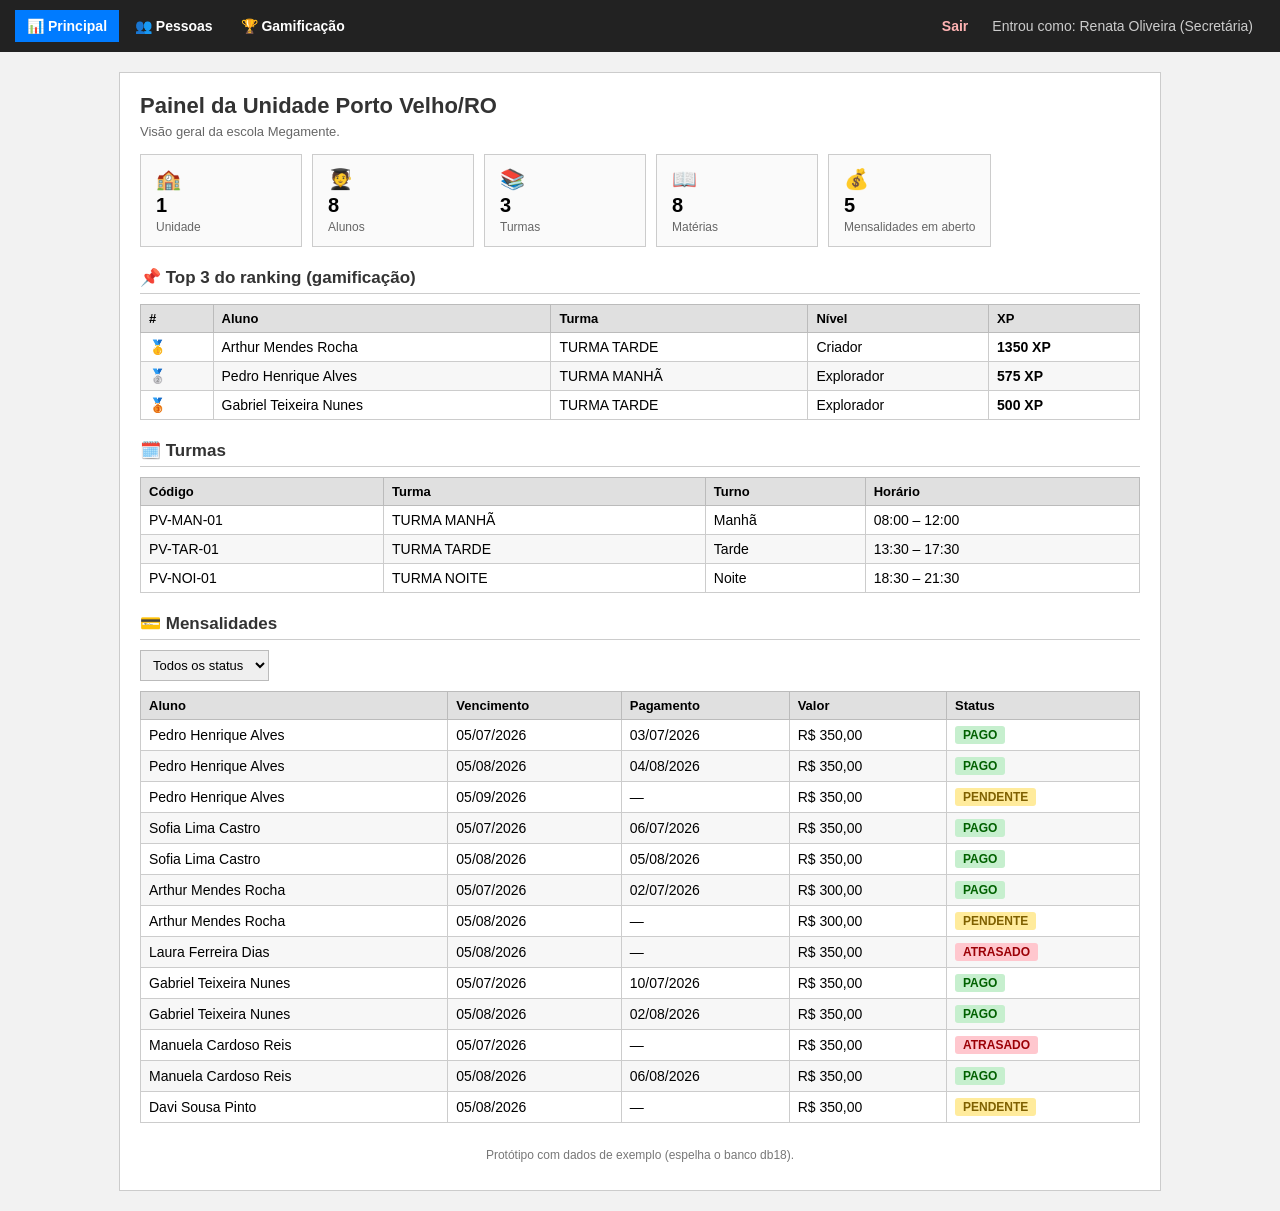
<file: prototipo/index.html>
<!DOCTYPE html>
<html lang="pt-BR">
<head>
    <meta charset="UTF-8">
    <title>Principal - Escola Megamente</title>
    <link rel="stylesheet" href="assets/style.css">
</head>
<body>

<div class="menu">
    <a href="index.html" class="ativo">📊 Principal</a>
    <a href="pessoas.html">👥 Pessoas</a>
    <a href="gamificacao.html">🏆 Gamificação</a>
    <span class="usuario" id="usuarioLogado"></span>
    <span class="usuario"><a href="#" onclick="sair()">Sair</a></span>
</div>

<div class="container">

    <h1>Painel da Unidade Porto Velho/RO</h1>
    <p class="subtitulo">Visão geral da escola Megamente.</p>

    <div class="cards">
        <div class="card">
            <div class="card-icone">🏫</div>
            <div class="card-valor">1</div>
            <div class="card-label">Unidade</div>
        </div>
        <div class="card">
            <div class="card-icone">🧑‍🎓</div>
            <div class="card-valor">8</div>
            <div class="card-label">Alunos</div>
        </div>
        <div class="card">
            <div class="card-icone">📚</div>
            <div class="card-valor">3</div>
            <div class="card-label">Turmas</div>
        </div>
        <div class="card">
            <div class="card-icone">📖</div>
            <div class="card-valor">8</div>
            <div class="card-label">Matérias</div>
        </div>
        <div class="card">
            <div class="card-icone">💰</div>
            <div class="card-valor">5</div>
            <div class="card-label">Mensalidades em aberto</div>
        </div>
    </div>

    <h2>📌 Top 3 do ranking (gamificação)</h2>
    <table>
        <thead><tr><th>#</th><th>Aluno</th><th>Turma</th><th>Nível</th><th>XP</th></tr></thead>
        <tbody>
            <tr><td>🥇</td><td>Arthur Mendes Rocha</td><td>TURMA TARDE</td><td>Criador</td><td><b>1350 XP</b></td></tr>
            <tr><td>🥈</td><td>Pedro Henrique Alves</td><td>TURMA MANHÃ</td><td>Explorador</td><td><b>575 XP</b></td></tr>
            <tr><td>🥉</td><td>Gabriel Teixeira Nunes</td><td>TURMA TARDE</td><td>Explorador</td><td><b>500 XP</b></td></tr>
        </tbody>
    </table>

    <h2>🗓️ Turmas</h2>
    <table>
        <thead><tr><th>Código</th><th>Turma</th><th>Turno</th><th>Horário</th></tr></thead>
        <tbody>
            <tr><td>PV-MAN-01</td><td>TURMA MANHÃ</td><td>Manhã</td><td>08:00 – 12:00</td></tr>
            <tr><td>PV-TAR-01</td><td>TURMA TARDE</td><td>Tarde</td><td>13:30 – 17:30</td></tr>
            <tr><td>PV-NOI-01</td><td>TURMA NOITE</td><td>Noite</td><td>18:30 – 21:30</td></tr>
        </tbody>
    </table>

    <h2>💳 Mensalidades</h2>
    <div class="barra">
        <select id="filtroStatus" onchange="filtrarPagamentos()">
            <option value="">Todos os status</option>
            <option value="PAGO">Pago</option>
            <option value="PENDENTE">Pendente</option>
            <option value="ATRASADO">Atrasado</option>
        </select>
    </div>
    <table>
        <thead><tr><th>Aluno</th><th>Vencimento</th><th>Pagamento</th><th>Valor</th><th>Status</th></tr></thead>
        <tbody id="tbodyPagamentos">
            <tr data-status="PAGO"><td>Pedro Henrique Alves</td><td>05/07/2026</td><td>03/07/2026</td><td>R$ 350,00</td><td><span class="badge badge-pago">PAGO</span></td></tr>
            <tr data-status="PAGO"><td>Pedro Henrique Alves</td><td>05/08/2026</td><td>04/08/2026</td><td>R$ 350,00</td><td><span class="badge badge-pago">PAGO</span></td></tr>
            <tr data-status="PENDENTE"><td>Pedro Henrique Alves</td><td>05/09/2026</td><td>—</td><td>R$ 350,00</td><td><span class="badge badge-pendente">PENDENTE</span></td></tr>
            <tr data-status="PAGO"><td>Sofia Lima Castro</td><td>05/07/2026</td><td>06/07/2026</td><td>R$ 350,00</td><td><span class="badge badge-pago">PAGO</span></td></tr>
            <tr data-status="PAGO"><td>Sofia Lima Castro</td><td>05/08/2026</td><td>05/08/2026</td><td>R$ 350,00</td><td><span class="badge badge-pago">PAGO</span></td></tr>
            <tr data-status="PAGO"><td>Arthur Mendes Rocha</td><td>05/07/2026</td><td>02/07/2026</td><td>R$ 300,00</td><td><span class="badge badge-pago">PAGO</span></td></tr>
            <tr data-status="PENDENTE"><td>Arthur Mendes Rocha</td><td>05/08/2026</td><td>—</td><td>R$ 300,00</td><td><span class="badge badge-pendente">PENDENTE</span></td></tr>
            <tr data-status="ATRASADO"><td>Laura Ferreira Dias</td><td>05/08/2026</td><td>—</td><td>R$ 350,00</td><td><span class="badge badge-atrasado">ATRASADO</span></td></tr>
            <tr data-status="PAGO"><td>Gabriel Teixeira Nunes</td><td>05/07/2026</td><td>10/07/2026</td><td>R$ 350,00</td><td><span class="badge badge-pago">PAGO</span></td></tr>
            <tr data-status="PAGO"><td>Gabriel Teixeira Nunes</td><td>05/08/2026</td><td>02/08/2026</td><td>R$ 350,00</td><td><span class="badge badge-pago">PAGO</span></td></tr>
            <tr data-status="ATRASADO"><td>Manuela Cardoso Reis</td><td>05/07/2026</td><td>—</td><td>R$ 350,00</td><td><span class="badge badge-atrasado">ATRASADO</span></td></tr>
            <tr data-status="PAGO"><td>Manuela Cardoso Reis</td><td>05/08/2026</td><td>06/08/2026</td><td>R$ 350,00</td><td><span class="badge badge-pago">PAGO</span></td></tr>
            <tr data-status="PENDENTE"><td>Davi Sousa Pinto</td><td>05/08/2026</td><td>—</td><td>R$ 350,00</td><td><span class="badge badge-pendente">PENDENTE</span></td></tr>
        </tbody>
    </table>

    <p class="rodape">Protótipo com dados de exemplo (espelha o banco db18).</p>

</div>

<script src="assets/app.js"></script>
</body>
</html>
</file>
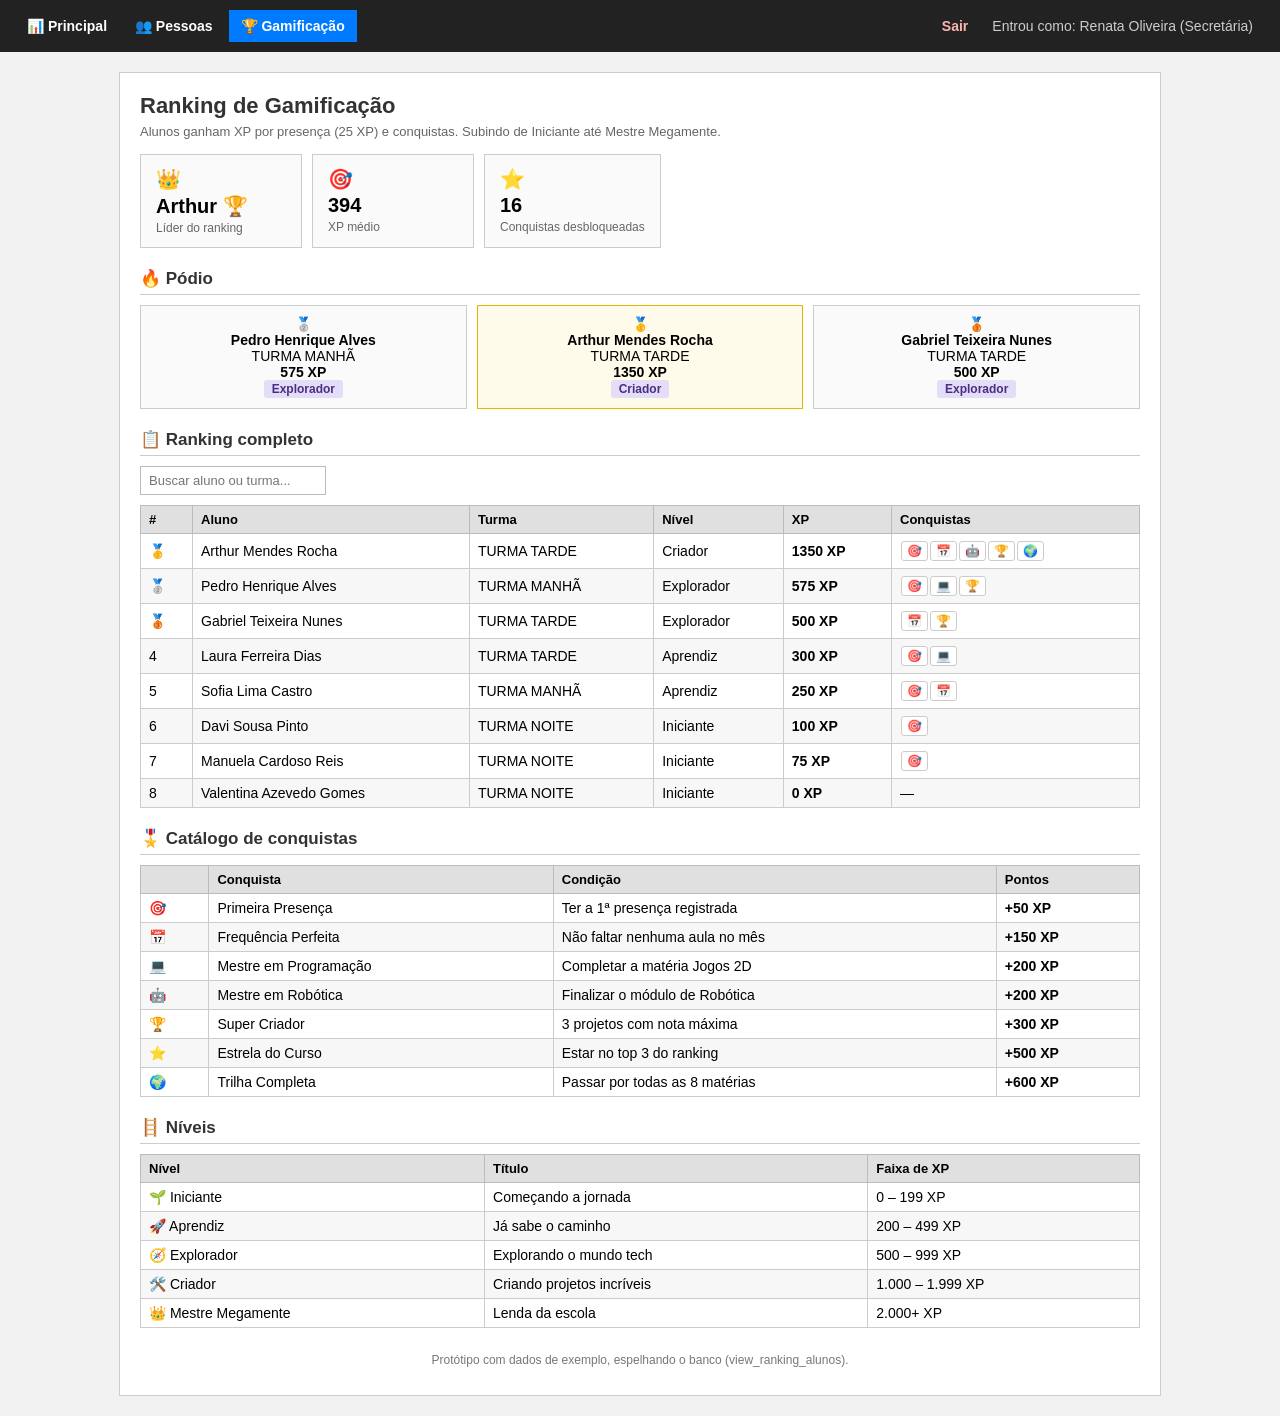
<file: prototipo/gamificacao.html>
<!DOCTYPE html>
<html lang="pt-BR">
<head>
    <meta charset="UTF-8">
    <title>Gamificação - Escola Megamente</title>
    <link rel="stylesheet" href="assets/style.css">
</head>
<body>

<div class="menu">
    <a href="index.html">📊 Principal</a>
    <a href="pessoas.html">👥 Pessoas</a>
    <a href="gamificacao.html" class="ativo">🏆 Gamificação</a>
    <span class="usuario" id="usuarioLogado"></span>
    <span class="usuario"><a href="#" onclick="sair()">Sair</a></span>
</div>

<div class="container">

    <h1>Ranking de Gamificação</h1>
    <p class="subtitulo">Alunos ganham XP por presença (25 XP) e conquistas. Subindo de Iniciante até Mestre Megamente.</p>

    <div class="cards">
        <div class="card">
            <div class="card-icone">👑</div>
            <div class="card-valor">Arthur 🏆</div>
            <div class="card-label">Líder do ranking</div>
        </div>
        <div class="card">
            <div class="card-icone">🎯</div>
            <div class="card-valor">394</div>
            <div class="card-label">XP médio</div>
        </div>
        <div class="card">
            <div class="card-icone">⭐</div>
            <div class="card-valor">16</div>
            <div class="card-label">Conquistas desbloqueadas</div>
        </div>
    </div>

    <h2>🔥 Pódio</h2>
    <div class="podio">
        <div class="podio-item">
            <div>🥈</div>
            <div class="nome">Pedro Henrique Alves</div>
            <div>TURMA MANHÃ</div>
            <div><b>575 XP</b></div>
            <div><span class="badge badge-nivel">Explorador</span></div>
        </div>
        <div class="podio-item podio-top">
            <div>🥇</div>
            <div class="nome">Arthur Mendes Rocha</div>
            <div>TURMA TARDE</div>
            <div><b>1350 XP</b></div>
            <div><span class="badge badge-nivel">Criador</span></div>
        </div>
        <div class="podio-item">
            <div>🥉</div>
            <div class="nome">Gabriel Teixeira Nunes</div>
            <div>TURMA TARDE</div>
            <div><b>500 XP</b></div>
            <div><span class="badge badge-nivel">Explorador</span></div>
        </div>
    </div>

    <h2>📋 Ranking completo</h2>
    <div class="barra">
        <input type="search" id="buscaRanking" placeholder="Buscar aluno ou turma..." oninput="filtrarRanking()">
    </div>
    <table>
        <thead><tr><th>#</th><th>Aluno</th><th>Turma</th><th>Nível</th><th>XP</th><th>Conquistas</th></tr></thead>
        <tbody id="tbodyRanking">
            <tr><td>🥇</td><td>Arthur Mendes Rocha</td><td>TURMA TARDE</td><td>Criador</td><td><b>1350 XP</b></td><td><span class="conquista-chip">🎯</span><span class="conquista-chip">📅</span><span class="conquista-chip">🤖</span><span class="conquista-chip">🏆</span><span class="conquista-chip">🌍</span></td></tr>
            <tr><td>🥈</td><td>Pedro Henrique Alves</td><td>TURMA MANHÃ</td><td>Explorador</td><td><b>575 XP</b></td><td><span class="conquista-chip">🎯</span><span class="conquista-chip">💻</span><span class="conquista-chip">🏆</span></td></tr>
            <tr><td>🥉</td><td>Gabriel Teixeira Nunes</td><td>TURMA TARDE</td><td>Explorador</td><td><b>500 XP</b></td><td><span class="conquista-chip">📅</span><span class="conquista-chip">🏆</span></td></tr>
            <tr><td>4</td><td>Laura Ferreira Dias</td><td>TURMA TARDE</td><td>Aprendiz</td><td><b>300 XP</b></td><td><span class="conquista-chip">🎯</span><span class="conquista-chip">💻</span></td></tr>
            <tr><td>5</td><td>Sofia Lima Castro</td><td>TURMA MANHÃ</td><td>Aprendiz</td><td><b>250 XP</b></td><td><span class="conquista-chip">🎯</span><span class="conquista-chip">📅</span></td></tr>
            <tr><td>6</td><td>Davi Sousa Pinto</td><td>TURMA NOITE</td><td>Iniciante</td><td><b>100 XP</b></td><td><span class="conquista-chip">🎯</span></td></tr>
            <tr><td>7</td><td>Manuela Cardoso Reis</td><td>TURMA NOITE</td><td>Iniciante</td><td><b>75 XP</b></td><td><span class="conquista-chip">🎯</span></td></tr>
            <tr><td>8</td><td>Valentina Azevedo Gomes</td><td>TURMA NOITE</td><td>Iniciante</td><td><b>0 XP</b></td><td>—</td></tr>
        </tbody>
    </table>

    <h2>🎖️ Catálogo de conquistas</h2>
    <table>
        <thead><tr><th></th><th>Conquista</th><th>Condição</th><th>Pontos</th></tr></thead>
        <tbody>
            <tr><td>🎯</td><td>Primeira Presença</td><td>Ter a 1ª presença registrada</td><td><b>+50 XP</b></td></tr>
            <tr><td>📅</td><td>Frequência Perfeita</td><td>Não faltar nenhuma aula no mês</td><td><b>+150 XP</b></td></tr>
            <tr><td>💻</td><td>Mestre em Programação</td><td>Completar a matéria Jogos 2D</td><td><b>+200 XP</b></td></tr>
            <tr><td>🤖</td><td>Mestre em Robótica</td><td>Finalizar o módulo de Robótica</td><td><b>+200 XP</b></td></tr>
            <tr><td>🏆</td><td>Super Criador</td><td>3 projetos com nota máxima</td><td><b>+300 XP</b></td></tr>
            <tr><td>⭐</td><td>Estrela do Curso</td><td>Estar no top 3 do ranking</td><td><b>+500 XP</b></td></tr>
            <tr><td>🌍</td><td>Trilha Completa</td><td>Passar por todas as 8 matérias</td><td><b>+600 XP</b></td></tr>
        </tbody>
    </table>

    <h2>🪜 Níveis</h2>
    <table>
        <thead><tr><th>Nível</th><th>Título</th><th>Faixa de XP</th></tr></thead>
        <tbody>
            <tr><td>🌱 Iniciante</td><td>Começando a jornada</td><td>0 – 199 XP</td></tr>
            <tr><td>🚀 Aprendiz</td><td>Já sabe o caminho</td><td>200 – 499 XP</td></tr>
            <tr><td>🧭 Explorador</td><td>Explorando o mundo tech</td><td>500 – 999 XP</td></tr>
            <tr><td>🛠️ Criador</td><td>Criando projetos incríveis</td><td>1.000 – 1.999 XP</td></tr>
            <tr><td>👑 Mestre Megamente</td><td>Lenda da escola</td><td>2.000+ XP</td></tr>
        </tbody>
    </table>

    <p class="rodape">Protótipo com dados de exemplo, espelhando o banco (view_ranking_alunos).</p>

</div>

<script src="assets/app.js"></script>
</body>
</html>
</file>
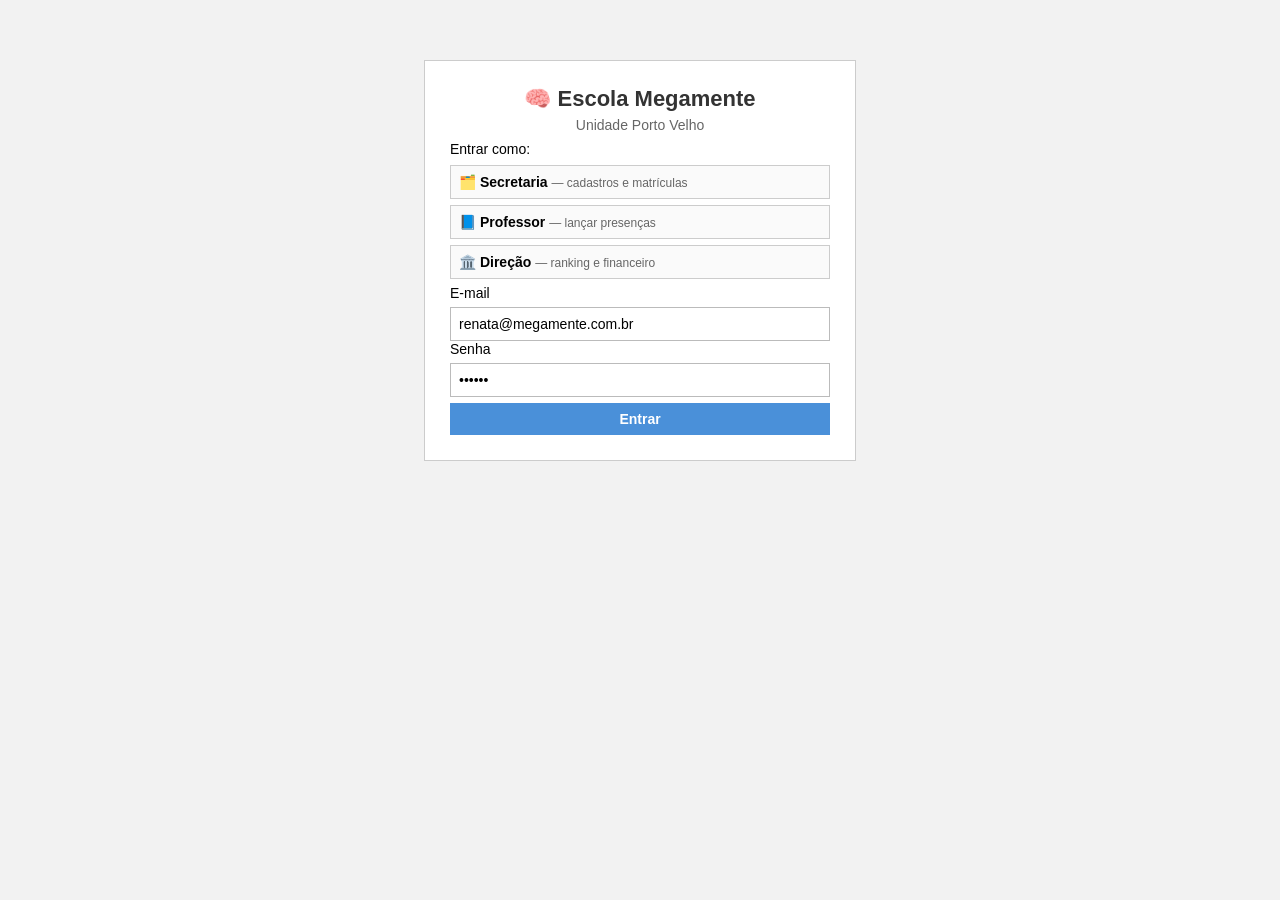
<file: prototipo/login.html>
<!DOCTYPE html>
<html lang="pt-BR">
<head>
    <meta charset="UTF-8">
    <title>Login - Escola Megamente</title>
    <link rel="stylesheet" href="assets/style.css">
</head>
<body>

<div class="login-box">
    <h1>🧠 Escola Megamente</h1>
    <p style="text-align:center;color:#666">Unidade Porto Velho</p>

    <p>Entrar como:</p>

    <div class="perfil-opcao" onclick="escolherPerfil(this)" data-perfil="secretaria">
        🗂️ <b>Secretaria</b> <span style="font-size:12px;color:#666">— cadastros e matrículas</span>
    </div>
    <div class="perfil-opcao" onclick="escolherPerfil(this)" data-perfil="professor">
        📘 <b>Professor</b> <span style="font-size:12px;color:#666">— lançar presenças</span>
    </div>
    <div class="perfil-opcao" onclick="escolherPerfil(this)" data-perfil="direcao">
        🏛️ <b>Direção</b> <span style="font-size:12px;color:#666">— ranking e financeiro</span>
    </div>

    <label>E-mail</label>
    <input type="text" id="email" value="renata@megamente.com.br">

    <label>Senha</label>
    <input type="password" id="senha" value="123456">

    <button onclick="entrar()">Entrar</button>
    <div class="erro" id="loginErro">Erro</div>
</div>

<script src="assets/app.js"></script>
</body>
</html>
</file>
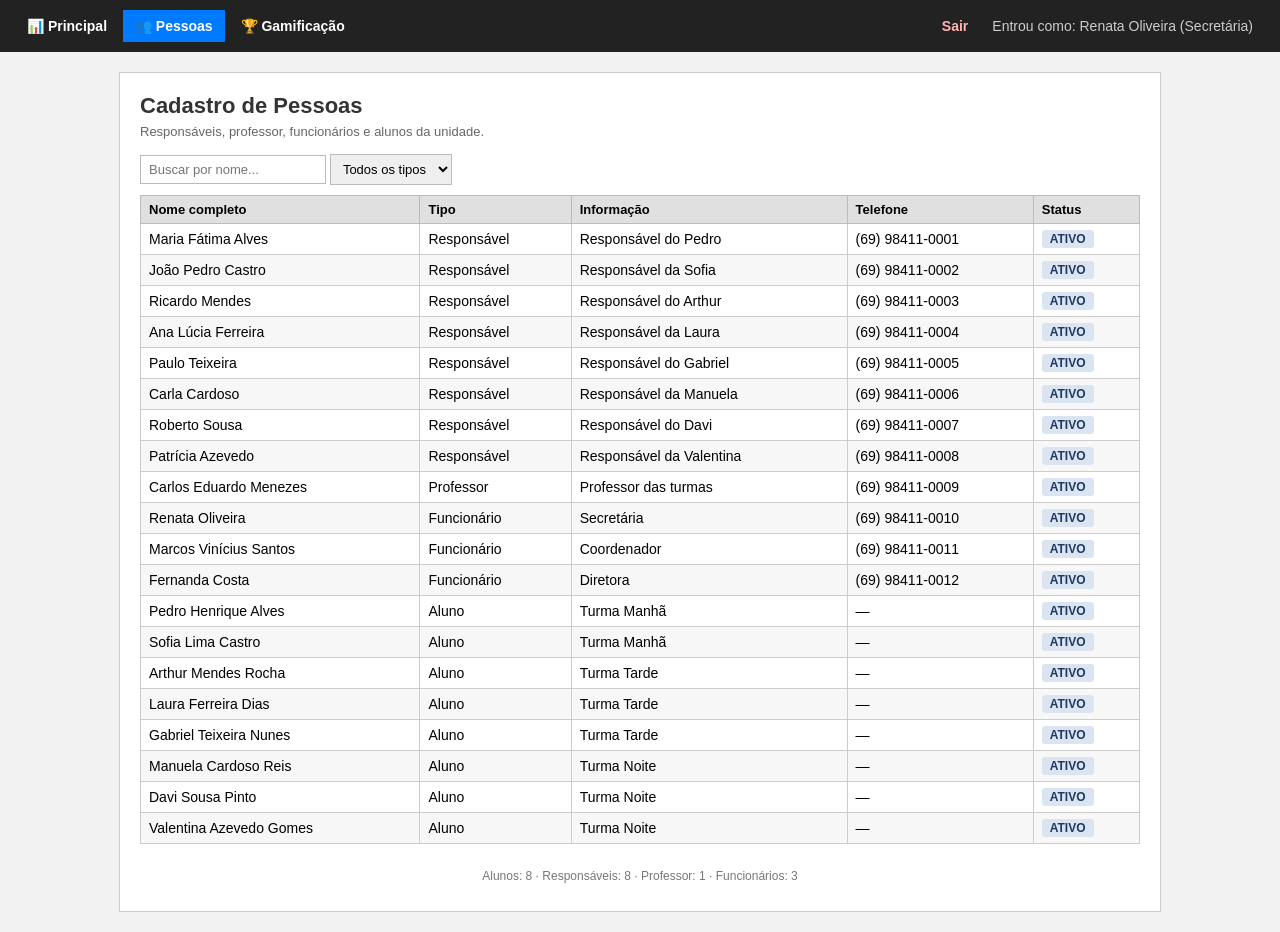
<file: prototipo/pessoas.html>
<!DOCTYPE html>
<html lang="pt-BR">
<head>
    <meta charset="UTF-8">
    <title>Pessoas - Escola Megamente</title>
    <link rel="stylesheet" href="assets/style.css">
</head>
<body>

<div class="menu">
    <a href="index.html">📊 Principal</a>
    <a href="pessoas.html" class="ativo">👥 Pessoas</a>
    <a href="gamificacao.html">🏆 Gamificação</a>
    <span class="usuario" id="usuarioLogado"></span>
    <span class="usuario"><a href="#" onclick="sair()">Sair</a></span>
</div>

<div class="container">

    <h1>Cadastro de Pessoas</h1>
    <p class="subtitulo">Responsáveis, professor, funcionários e alunos da unidade.</p>

    <div class="barra">
        <input type="search" id="buscaPessoas" placeholder="Buscar por nome..." oninput="filtrarPessoas()">
        <select id="filtroTipo" onchange="filtrarPessoas()">
            <option value="">Todos os tipos</option>
            <option value="ALUNO">Aluno</option>
            <option value="RESPONSAVEL">Responsável</option>
            <option value="PROFESSOR">Professor</option>
            <option value="FUNCIONARIO">Funcionário</option>
        </select>
    </div>

    <table>
        <thead><tr><th>Nome completo</th><th>Tipo</th><th>Informação</th><th>Telefone</th><th>Status</th></tr></thead>
        <tbody id="tbodyPessoas">
            <tr data-tipo="RESPONSAVEL"><td>Maria Fátima Alves</td><td>Responsável</td><td>Responsável do Pedro</td><td>(69) 98411-0001</td><td><span class="badge badge-ativa">ATIVO</span></td></tr>
            <tr data-tipo="RESPONSAVEL"><td>João Pedro Castro</td><td>Responsável</td><td>Responsável da Sofia</td><td>(69) 98411-0002</td><td><span class="badge badge-ativa">ATIVO</span></td></tr>
            <tr data-tipo="RESPONSAVEL"><td>Ricardo Mendes</td><td>Responsável</td><td>Responsável do Arthur</td><td>(69) 98411-0003</td><td><span class="badge badge-ativa">ATIVO</span></td></tr>
            <tr data-tipo="RESPONSAVEL"><td>Ana Lúcia Ferreira</td><td>Responsável</td><td>Responsável da Laura</td><td>(69) 98411-0004</td><td><span class="badge badge-ativa">ATIVO</span></td></tr>
            <tr data-tipo="RESPONSAVEL"><td>Paulo Teixeira</td><td>Responsável</td><td>Responsável do Gabriel</td><td>(69) 98411-0005</td><td><span class="badge badge-ativa">ATIVO</span></td></tr>
            <tr data-tipo="RESPONSAVEL"><td>Carla Cardoso</td><td>Responsável</td><td>Responsável da Manuela</td><td>(69) 98411-0006</td><td><span class="badge badge-ativa">ATIVO</span></td></tr>
            <tr data-tipo="RESPONSAVEL"><td>Roberto Sousa</td><td>Responsável</td><td>Responsável do Davi</td><td>(69) 98411-0007</td><td><span class="badge badge-ativa">ATIVO</span></td></tr>
            <tr data-tipo="RESPONSAVEL"><td>Patrícia Azevedo</td><td>Responsável</td><td>Responsável da Valentina</td><td>(69) 98411-0008</td><td><span class="badge badge-ativa">ATIVO</span></td></tr>
            <tr data-tipo="PROFESSOR"><td>Carlos Eduardo Menezes</td><td>Professor</td><td>Professor das turmas</td><td>(69) 98411-0009</td><td><span class="badge badge-ativa">ATIVO</span></td></tr>
            <tr data-tipo="FUNCIONARIO"><td>Renata Oliveira</td><td>Funcionário</td><td>Secretária</td><td>(69) 98411-0010</td><td><span class="badge badge-ativa">ATIVO</span></td></tr>
            <tr data-tipo="FUNCIONARIO"><td>Marcos Vinícius Santos</td><td>Funcionário</td><td>Coordenador</td><td>(69) 98411-0011</td><td><span class="badge badge-ativa">ATIVO</span></td></tr>
            <tr data-tipo="FUNCIONARIO"><td>Fernanda Costa</td><td>Funcionário</td><td>Diretora</td><td>(69) 98411-0012</td><td><span class="badge badge-ativa">ATIVO</span></td></tr>
            <tr data-tipo="ALUNO"><td>Pedro Henrique Alves</td><td>Aluno</td><td>Turma Manhã</td><td>—</td><td><span class="badge badge-ativa">ATIVO</span></td></tr>
            <tr data-tipo="ALUNO"><td>Sofia Lima Castro</td><td>Aluno</td><td>Turma Manhã</td><td>—</td><td><span class="badge badge-ativa">ATIVO</span></td></tr>
            <tr data-tipo="ALUNO"><td>Arthur Mendes Rocha</td><td>Aluno</td><td>Turma Tarde</td><td>—</td><td><span class="badge badge-ativa">ATIVO</span></td></tr>
            <tr data-tipo="ALUNO"><td>Laura Ferreira Dias</td><td>Aluno</td><td>Turma Tarde</td><td>—</td><td><span class="badge badge-ativa">ATIVO</span></td></tr>
            <tr data-tipo="ALUNO"><td>Gabriel Teixeira Nunes</td><td>Aluno</td><td>Turma Tarde</td><td>—</td><td><span class="badge badge-ativa">ATIVO</span></td></tr>
            <tr data-tipo="ALUNO"><td>Manuela Cardoso Reis</td><td>Aluno</td><td>Turma Noite</td><td>—</td><td><span class="badge badge-ativa">ATIVO</span></td></tr>
            <tr data-tipo="ALUNO"><td>Davi Sousa Pinto</td><td>Aluno</td><td>Turma Noite</td><td>—</td><td><span class="badge badge-ativa">ATIVO</span></td></tr>
            <tr data-tipo="ALUNO"><td>Valentina Azevedo Gomes</td><td>Aluno</td><td>Turma Noite</td><td>—</td><td><span class="badge badge-ativa">ATIVO</span></td></tr>
        </tbody>
    </table>

    <p class="rodape">Alunos: 8 · Responsáveis: 8 · Professor: 1 · Funcionários: 3</p>

</div>

<script src="assets/app.js"></script>
</body>
</html>
</file>
<file: prototipo/assets/style.css>
/* Estilos simples do projeto */

* {
    margin: 0;
    padding: 0;
}

body {
    font-family: Arial, Helvetica, sans-serif;
    background: #f2f2f2;
    font-size: 14px;
}

/* ---------- menu ---------- */

.menu {
    background: #222;
    padding: 10px 15px;
}

.menu a {
    color: #fff;
    text-decoration: none;
    padding: 8px 12px;
    display: inline-block;
    font-weight: bold;
}

.menu a:hover {
    background: #444;
}

.menu .ativo {
    background: #007bff;
}

.menu .usuario {
    float: right;
    color: #ccc;
    padding: 8px 12px;
}

.menu .usuario a {
    color: #ffb3b3;
    padding: 0;
}

/* ---------- conteúdo ---------- */

.container {
    max-width: 1000px;
    margin: 20px auto;
    background: #fff;
    border: 1px solid #ccc;
    padding: 20px;
}

h1 {
    font-size: 22px;
    margin-bottom: 5px;
    color: #333;
}

h2 {
    font-size: 17px;
    margin: 20px 0 10px;
    color: #333;
    border-bottom: 1px solid #ccc;
    padding-bottom: 5px;
}

.subtitulo {
    color: #666;
    font-size: 13px;
    margin-bottom: 15px;
}

p {
    margin-bottom: 8px;
}

/* ---------- cartões de resumo ---------- */

.cards {
    display: flex;
    gap: 10px;
    margin-bottom: 15px;
    flex-wrap: wrap;
}

.card {
    border: 1px solid #ccc;
    padding: 12px 15px;
    background: #fafafa;
    min-width: 130px;
}

.card .card-icone {
    font-size: 20px;
}

.card .card-valor {
    font-size: 20px;
    font-weight: bold;
    margin: 3px 0;
}

.card .card-label {
    font-size: 12px;
    color: #666;
}

/* ---------- tabelas ---------- */

table {
    width: 100%;
    border-collapse: collapse;
    margin-bottom: 10px;
}

th {
    background: #e0e0e0;
    border: 1px solid #bbb;
    padding: 6px 8px;
    text-align: left;
    font-size: 13px;
}

td {
    border: 1px solid #ccc;
    padding: 6px 8px;
}

tr:nth-child(even) {
    background: #f7f7f7;
}

/* ---------- badges ---------- */

.badge {
    display: inline-block;
    padding: 2px 8px;
    border-radius: 3px;
    font-size: 12px;
    font-weight: bold;
}

.badge-pago     { background: #c6efce; color: #006100; }
.badge-pendente { background: #ffeb9c; color: #7f6000; }
.badge-atrasado { background: #ffc7ce; color: #9c0006; }
.badge-ativa    { background: #dbe5f1; color: #1f3864; }
.badge-nivel    { background: #e4ddf7; color: #4b2e83; }

/* ---------- login ---------- */

.login-box {
    max-width: 380px;
    margin: 60px auto;
    background: #fff;
    border: 1px solid #ccc;
    padding: 25px;
}

.login-box h1 {
    text-align: center;
}

.login-box input, .login-box select, .login-box button {
    width: 100%;
    margin-top: 6px;
    padding: 8px;
    border: 1px solid #bbb;
    font-size: 14px;
    box-sizing: border-box;
}

.login-box button {
    background: #4a90d9;
    border: none;
    color: #fff;
    font-weight: bold;
    cursor: pointer;
}

.login-box .erro {
    color: red;
    font-size: 13px;
    text-align: center;
    margin-top: 8px;
    display: none;
}

.perfil-opcao {
    border: 1px solid #ccc;
    padding: 8px;
    margin: 6px 0;
    cursor: pointer;
    background: #fafafa;
}

.perfil-opcao.selecionado {
    border: 2px solid #4a90d9;
    background: #eaf1fb;
}

/* ---------- busca / filtros ---------- */

.barra {
    margin-bottom: 10px;
}

.barra input[type="search"], .barra select {
    padding: 6px 8px;
    border: 1px solid #bbb;
    font-size: 13px;
}

.barra button {
    padding: 6px 12px;
    background: #4a90d9;
    border: none;
    color: #fff;
    font-weight: bold;
    cursor: pointer;
}

/* ---------- podio ---------- */

.podio {
    display: flex;
    gap: 10px;
}

.podio-item {
    flex: 1;
    border: 1px solid #ccc;
    padding: 10px;
    text-align: center;
    background: #fafafa;
}

.podio-item .nome {
    font-weight: bold;
}

.podio-item.podio-top {
    border-color: #e6b800;
    background: #fffbeb;
}

.conquista-chip {
    display: inline-block;
    border: 1px solid #ccc;
    border-radius: 3px;
    padding: 2px 5px;
    font-size: 12px;
    margin: 1px;
    background: #fff;
}

.rodape {
    margin-top: 25px;
    font-size: 12px;
    color: #777;
    text-align: center;
}
</file>
